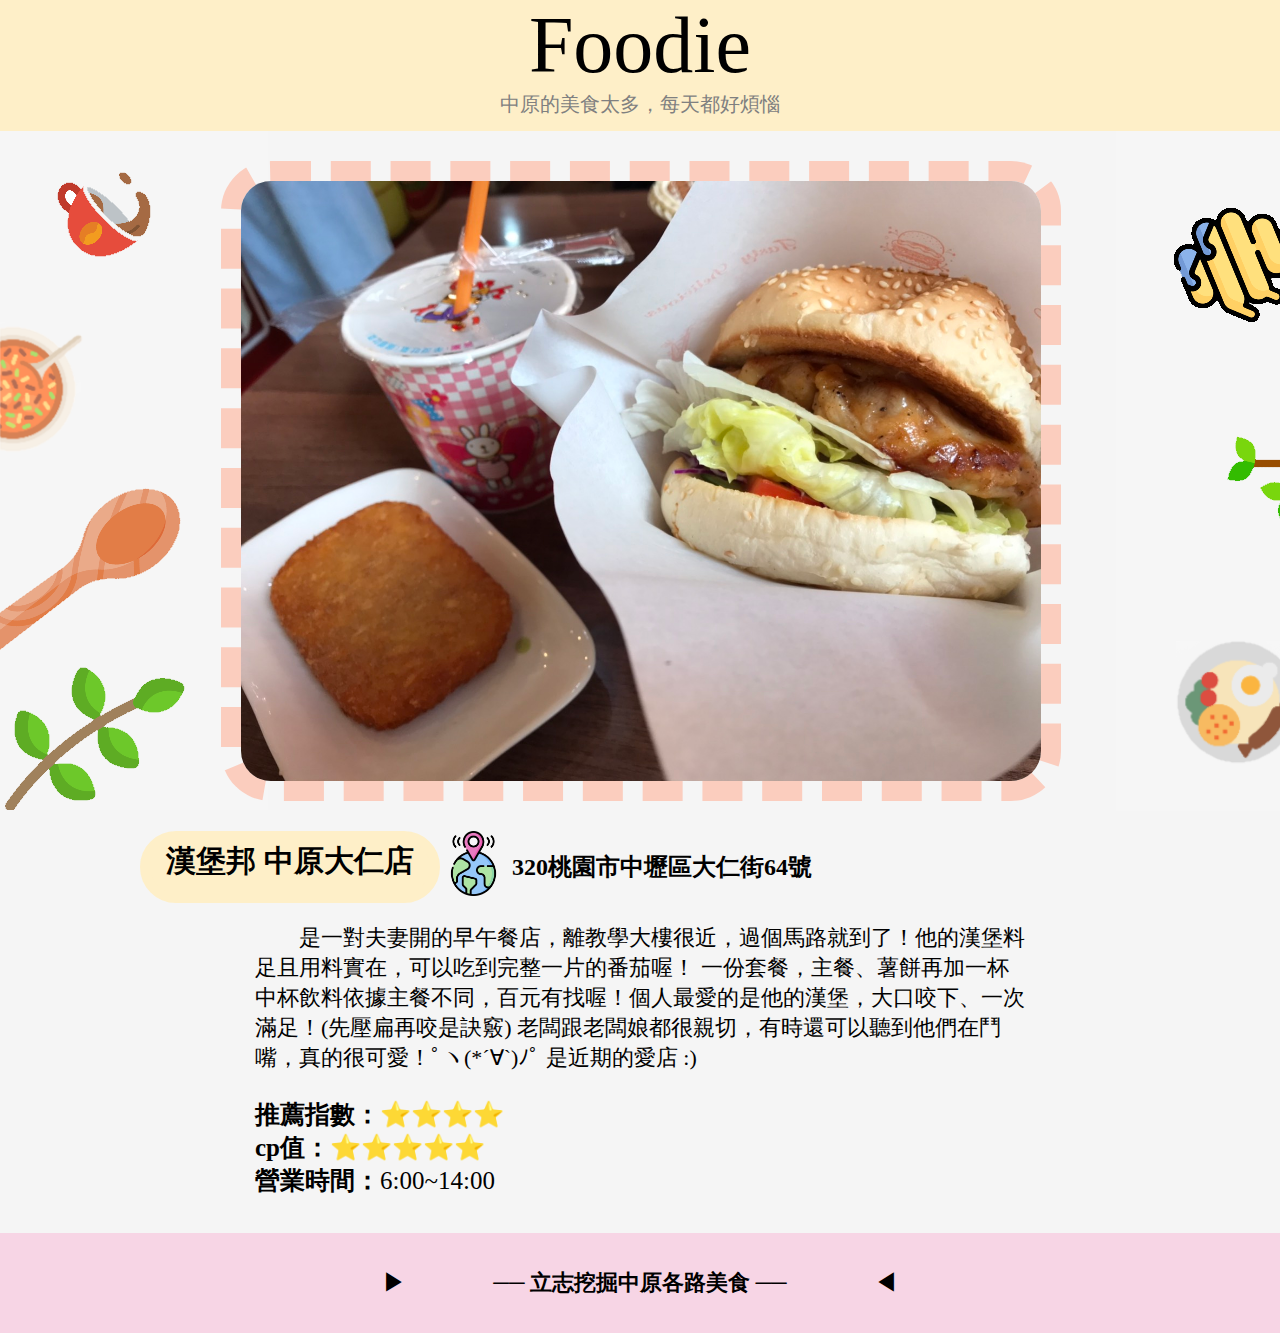
<file: 10844129/photo_1.html>
<!DOCTYPE html>
<html lang="en">
<head>
    <meta charset="UTF-8">
    <meta name="viewport" content="width=device-width, initial-scale=1.0">
    <title>漢堡邦早午餐</title>
</head>
<style>@import url(homework2.css);</style>
<body>
    <div class="top_of_title">
        <p style="margin-top: 0%;text-align: center;font-size: 80px;font-family:fantasy;"><a href="../10844129/index.html" style="text-decoration: none;color: black;">Foodie</a> </p>
        <p style="text-align: center;font-size: 20px;color: gray;padding-bottom: 1%;">中原的美食太多，每天都好煩惱</p>
    </div>

    <div class="photo_back">
        <img src="../10844129/images/back_1.png" style="background-position: left ; width: auto;height: auto;">
        <img src="../10844129/images/photo_01.jpg" class="ph1">
        <img src="../10844129/images/back_2.png" style="background-position: right ;width: auto;height: auto; ">
    </div>
    
    <div class="container2">
        <div class="grid-box">
        <p class="txt">漢堡邦 中原大仁店</p>
        <img src="../10844129/images/gps.png" class="gps">
        <h2>320桃園市中壢區大仁街64號</h2>
        </div>
    </div>
    <div class="container3">
        <p style="font-size: 22px;padding-top: 20px;">
          &emsp;&emsp;是一對夫妻開的早午餐店，離教學大樓很近，過個馬路就到了！他的漢堡料足且用料實在，可以吃到完整一片的番茄喔！  
          一份套餐，主餐、薯餅再加一杯中杯飲料依據主餐不同，百元有找喔！個人最愛的是他的漢堡，大口咬下、一次滿足！(先壓扁再咬是訣竅)
          老闆跟老闆娘都很親切，有時還可以聽到他們在鬥嘴，真的很可愛！ﾟヽ(*´∀`)ﾉﾟ
          是近期的愛店 :)
      </p>
    </div>
    <div class="container3">
        <p style="font-size: 25px;padding-top: 25px;">
            <b>推薦指數：</b>⭐⭐⭐⭐</br>
            <b>cp值：</b>⭐⭐⭐⭐⭐</br>
            <b>營業時間：</b>6:00~14:00</br> 
        </p>
    </div>
</br></br>
<footer>
   <p style="font-weight: bolder;font-size: 22px;">
        ▶&emsp;&emsp;&emsp;&emsp;──  立志挖掘中原各路美食  ──&emsp;&emsp;&emsp;&emsp;◀
   </p>
</footer>
</body>
</html>
</file>
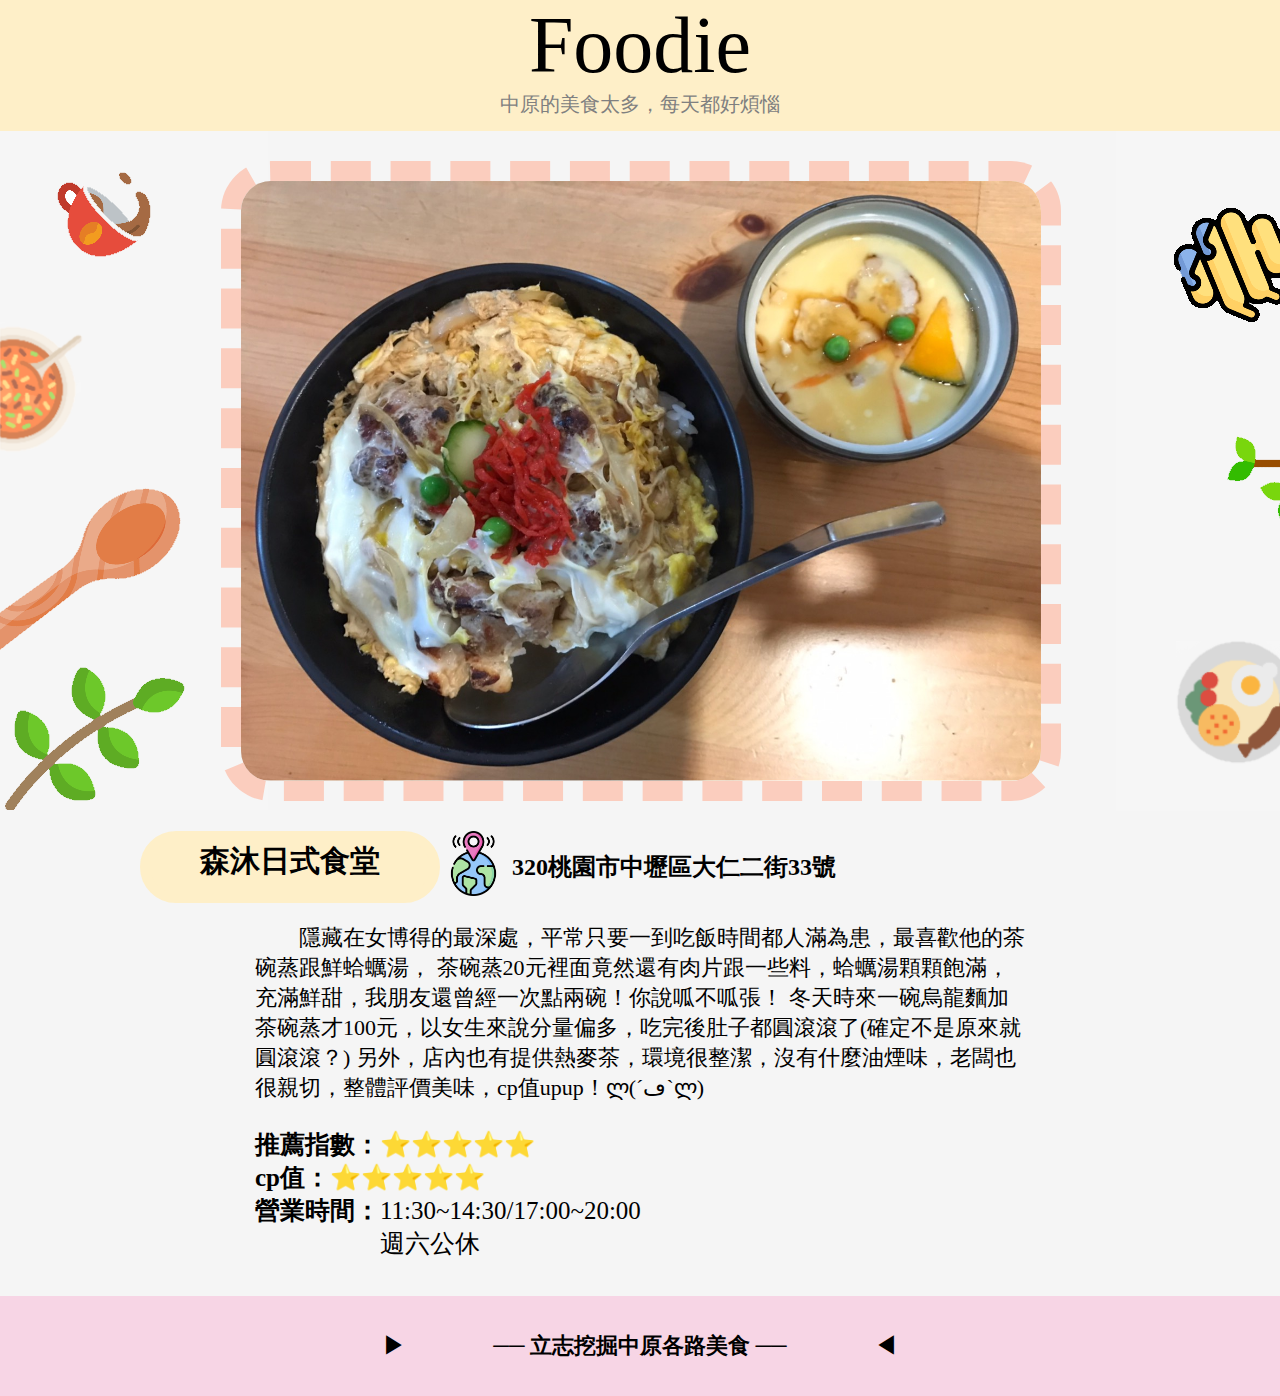
<file: 10844129/photo_2.html>
<!DOCTYPE html>
<html lang="en">
<head>
    <meta charset="UTF-8">
    <meta name="viewport" content="width=device-width, initial-scale=1.0">
    <title>森沐日式食堂</title>
</head>
<style>@import url(homework2.css);</style>
<body>
    <div class="top_of_title">
        <p style="margin-top: 0%;text-align: center;font-size: 80px;font-family:fantasy;"><a href="../10844129/index.html" style="text-decoration: none;color: black;">Foodie</a> </p>
        <p style="text-align: center;font-size: 20px;color: gray;padding-bottom: 1%;">中原的美食太多，每天都好煩惱</p>
    </div>
    <div class="photo_back">
        <img src="../10844129/images/back_1.png" style="background-position: left ; width: auto;height: auto;">
        <img src="../10844129/images/photo_02.jpg" class="ph1">
        <img src="../10844129/images/back_2.png" style="background-position: right ;width: auto;height: auto; ">
    </div>
    
    <div class="container2">
        <div class="grid-box">
        <p class="txt">森沐日式食堂</p>
        <img src="../10844129/images/gps.png" class="gps">
        <h2>320桃園市中壢區大仁二街33號</h2>
        </div>
    </div>
    <div class="container3">
        <p style="font-size: 22px;padding-top: 20px;">
          &emsp;&emsp;隱藏在女博得的最深處，平常只要一到吃飯時間都人滿為患，最喜歡他的茶碗蒸跟鮮蛤蠣湯，
          茶碗蒸20元裡面竟然還有肉片跟一些料，蛤蠣湯顆顆飽滿，充滿鮮甜，我朋友還曾經一次點兩碗！你說呱不呱張！
          冬天時來一碗烏龍麵加茶碗蒸才100元，以女生來說分量偏多，吃完後肚子都圓滾滾了(確定不是原來就圓滾滾？)
          另外，店內也有提供熱麥茶，環境很整潔，沒有什麼油煙味，老闆也很親切，整體評價美味，cp值upup！ლ(´ڡ`ლ)
      </p>
    </div>
    <div class="container3">
        <p style="font-size: 25px;padding-top: 25px;">
            <b>推薦指數：</b>⭐⭐⭐⭐⭐</br>
            <b>cp值：</b>⭐⭐⭐⭐⭐</br>
            <b>營業時間：</b>11:30~14:30/17:00~20:00</br>
            &emsp;&emsp;&emsp;&emsp;&emsp;週六公休   
        </p>
    </div>
</br></br>
<footer>
   <p style="font-weight: bolder;font-size: 22px;">
        ▶&emsp;&emsp;&emsp;&emsp;──  立志挖掘中原各路美食  ──&emsp;&emsp;&emsp;&emsp;◀
   </p>
</footer>
</body>
</html>
</file>
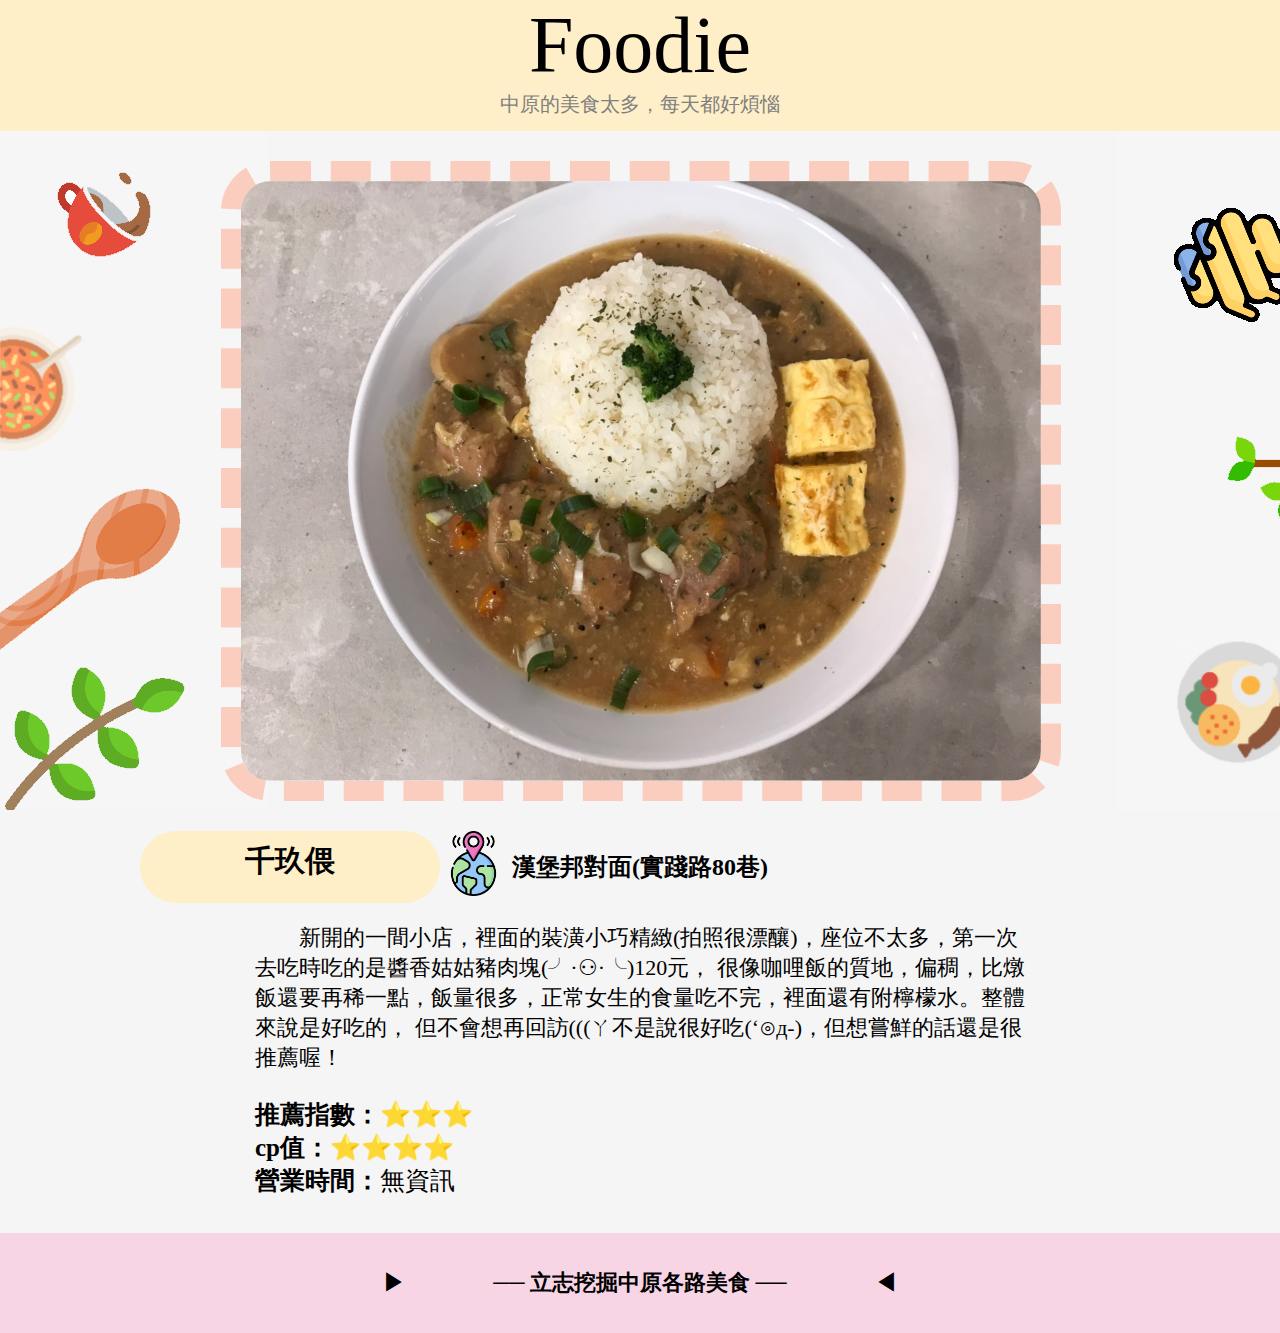
<file: 10844129/photo_3.html>
<!DOCTYPE html>
<html lang="en">
<head>
    <meta charset="UTF-8">
    <meta name="viewport" content="width=device-width, initial-scale=1.0">
    <title>千玖偎</title>
</head>
<style>@import url(homework2.css);</style>
<body>
    <div class="top_of_title">
        <p style="margin-top: 0%;text-align: center;font-size: 80px;font-family:fantasy;"><a href="../10844129/index.html" style="text-decoration: none;color: black;">Foodie</a> </p>
        <p style="text-align: center;font-size: 20px;color: gray;padding-bottom: 1%;">中原的美食太多，每天都好煩惱</p>
    </div>
    <div class="photo_back">
        <img src="../10844129/images/back_1.png" style="background-position: left ; width: auto;height: auto;">
        <img src="../10844129/images/photo_03.jpg" class="ph1">
        <img src="../10844129/images/back_2.png" style="background-position: right ;width: auto;height: auto; ">
    </div>

    <div class="container2">
        <div class="grid-box">
        <p class="txt">千玖偎</p>
        <img src="../10844129/images/gps.png" class="gps">
        <h2>漢堡邦對面(實踐路80巷)</h2>
        </div>
    </div>
    <div class="container3">
        <p style="font-size: 22px;padding-top: 20px;">
          &emsp;&emsp;新開的一間小店，裡面的裝潢小巧精緻(拍照很漂釀)，座位不太多，第一次去吃時吃的是醬香姑姑豬肉塊(╯·⚇·╰)120元，
          很像咖哩飯的質地，偏稠，比燉飯還要再稀一點，飯量很多，正常女生的食量吃不完，裡面還有附檸檬水。整體來說是好吃的，
          但不會想再回訪(((ㄚ不是說很好吃(‘⊙д-)，但想嘗鮮的話還是很推薦喔！
      </p>
    </div>
    <div class="container3">
        <p style="font-size: 25px;padding-top: 25px;">
            <b>推薦指數：</b>⭐⭐⭐</br>
            <b>cp值：</b>⭐⭐⭐⭐</br>
            <b>營業時間：</b>無資訊</br>
        </p>
    </div>
</br></br>
    <footer>
       <p style="font-weight: bolder;font-size: 22px;">
            ▶&emsp;&emsp;&emsp;&emsp;──  立志挖掘中原各路美食  ──&emsp;&emsp;&emsp;&emsp;◀
       </p>
    </footer>
</body>
</html>
</file>
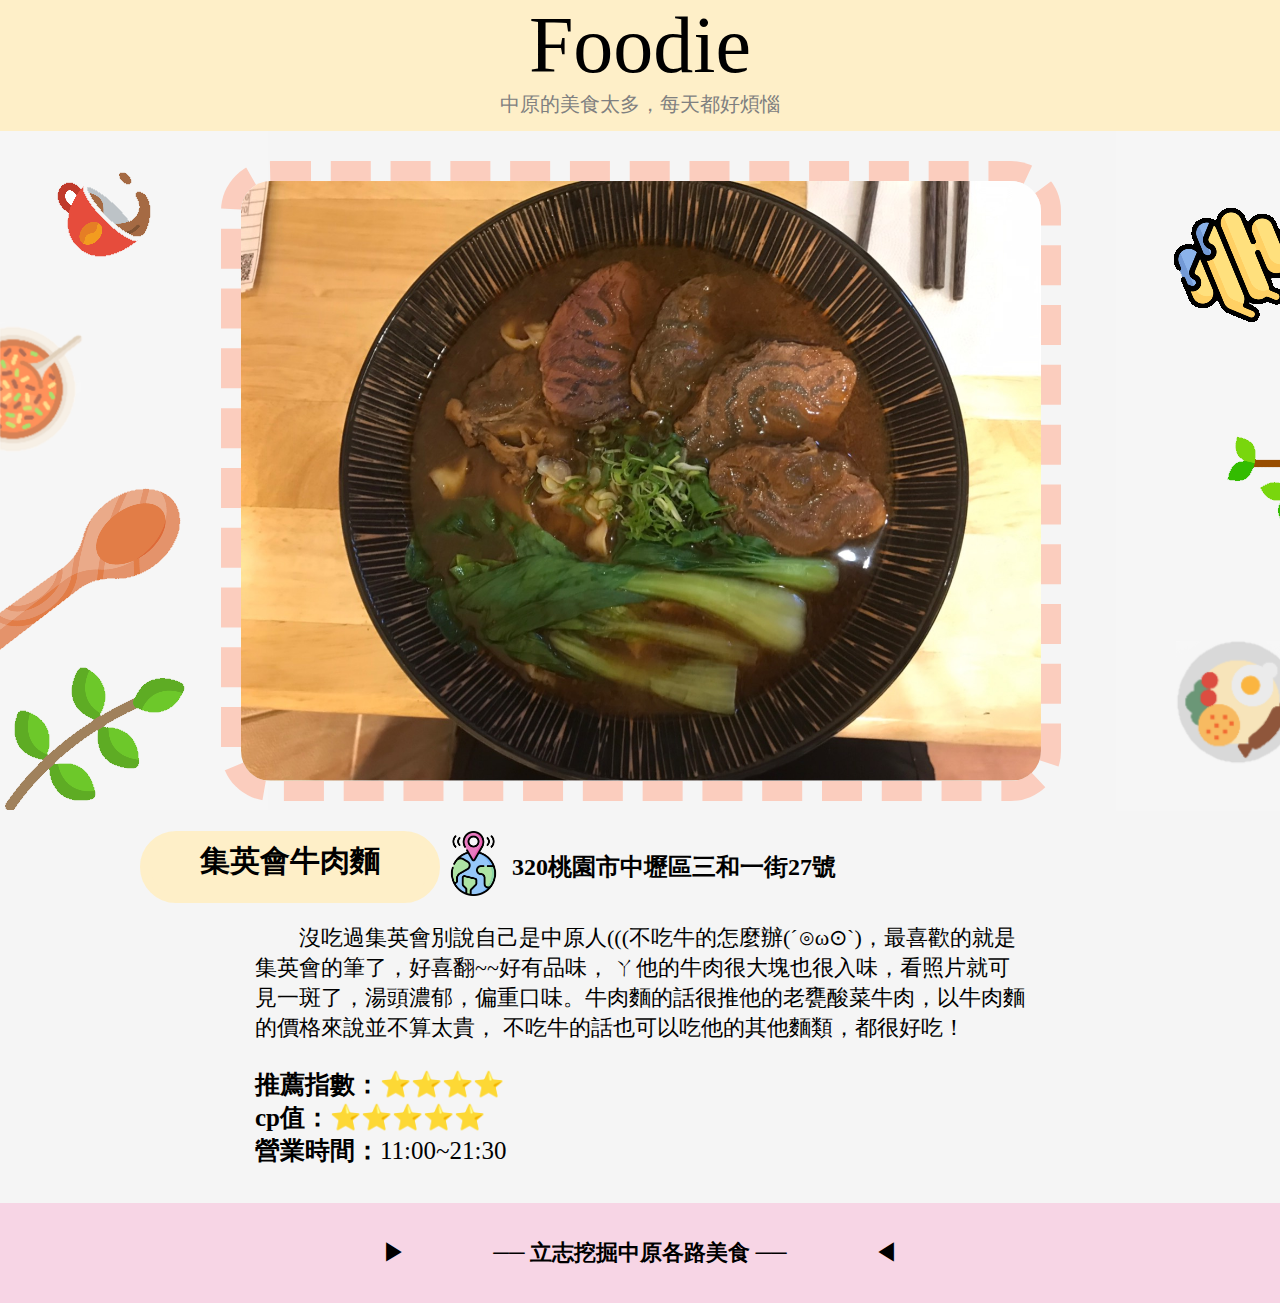
<file: 10844129/photo_4.html>
<!DOCTYPE html>
<html lang="en">
<head>
    <meta charset="UTF-8">
    <meta name="viewport" content="width=device-width, initial-scale=1.0">
    <title>集英會牛肉麵</title>
</head>
<style>@import url(homework2.css);</style>
<body>
    <div class="top_of_title">
        <p style="margin-top: 0%;text-align: center;font-size: 80px;font-family:fantasy;"><a href="../10844129/index.html" style="text-decoration: none;color: black;">Foodie</a> </p>
        <p style="text-align: center;font-size: 20px;color: gray;padding-bottom: 1%;">中原的美食太多，每天都好煩惱</p>
    </div>
    <div class="photo_back">
        <img src="../10844129/images/back_1.png" style="background-position: left ; width: auto;height: auto;">
        <img src="../10844129/images/photo_04.jpg" class="ph1">
        <img src="../10844129/images/back_2.png" style="background-position: right ;width: auto;height: auto; ">
    </div>

    <div class="container2">
        <div class="grid-box">
        <p class="txt">集英會牛肉麵</p>
        <img src="../10844129/images/gps.png" class="gps">
        <h2>320桃園市中壢區三和一街27號</h2>
        </div>
    </div>
    <div class="container3">
        <p style="font-size: 22px;padding-top: 20px;">
          &emsp;&emsp;沒吃過集英會別說自己是中原人(((不吃牛的怎麼辦(´⊙ω⊙`)，最喜歡的就是集英會的筆了，好喜翻~~好有品味，
          ㄚ他的牛肉很大塊也很入味，看照片就可見一斑了，湯頭濃郁，偏重口味。牛肉麵的話很推他的老甕酸菜牛肉，以牛肉麵的價格來說並不算太貴，
          不吃牛的話也可以吃他的其他麵類，都很好吃！
      </p>
    </div>
    <div class="container3">
        <p style="font-size: 25px;padding-top: 25px;">
            <b>推薦指數：</b>⭐⭐⭐⭐</br>
            <b>cp值：</b>⭐⭐⭐⭐⭐</br>
            <b>營業時間：</b>11:00~21:30</br>
        </p>
    </div>
</br></br>
    <footer>
       <p style="font-weight: bolder;font-size: 22px;">
            ▶&emsp;&emsp;&emsp;&emsp;──  立志挖掘中原各路美食  ──&emsp;&emsp;&emsp;&emsp;◀
       </p>
    </footer>
</body>
</html>
</file>
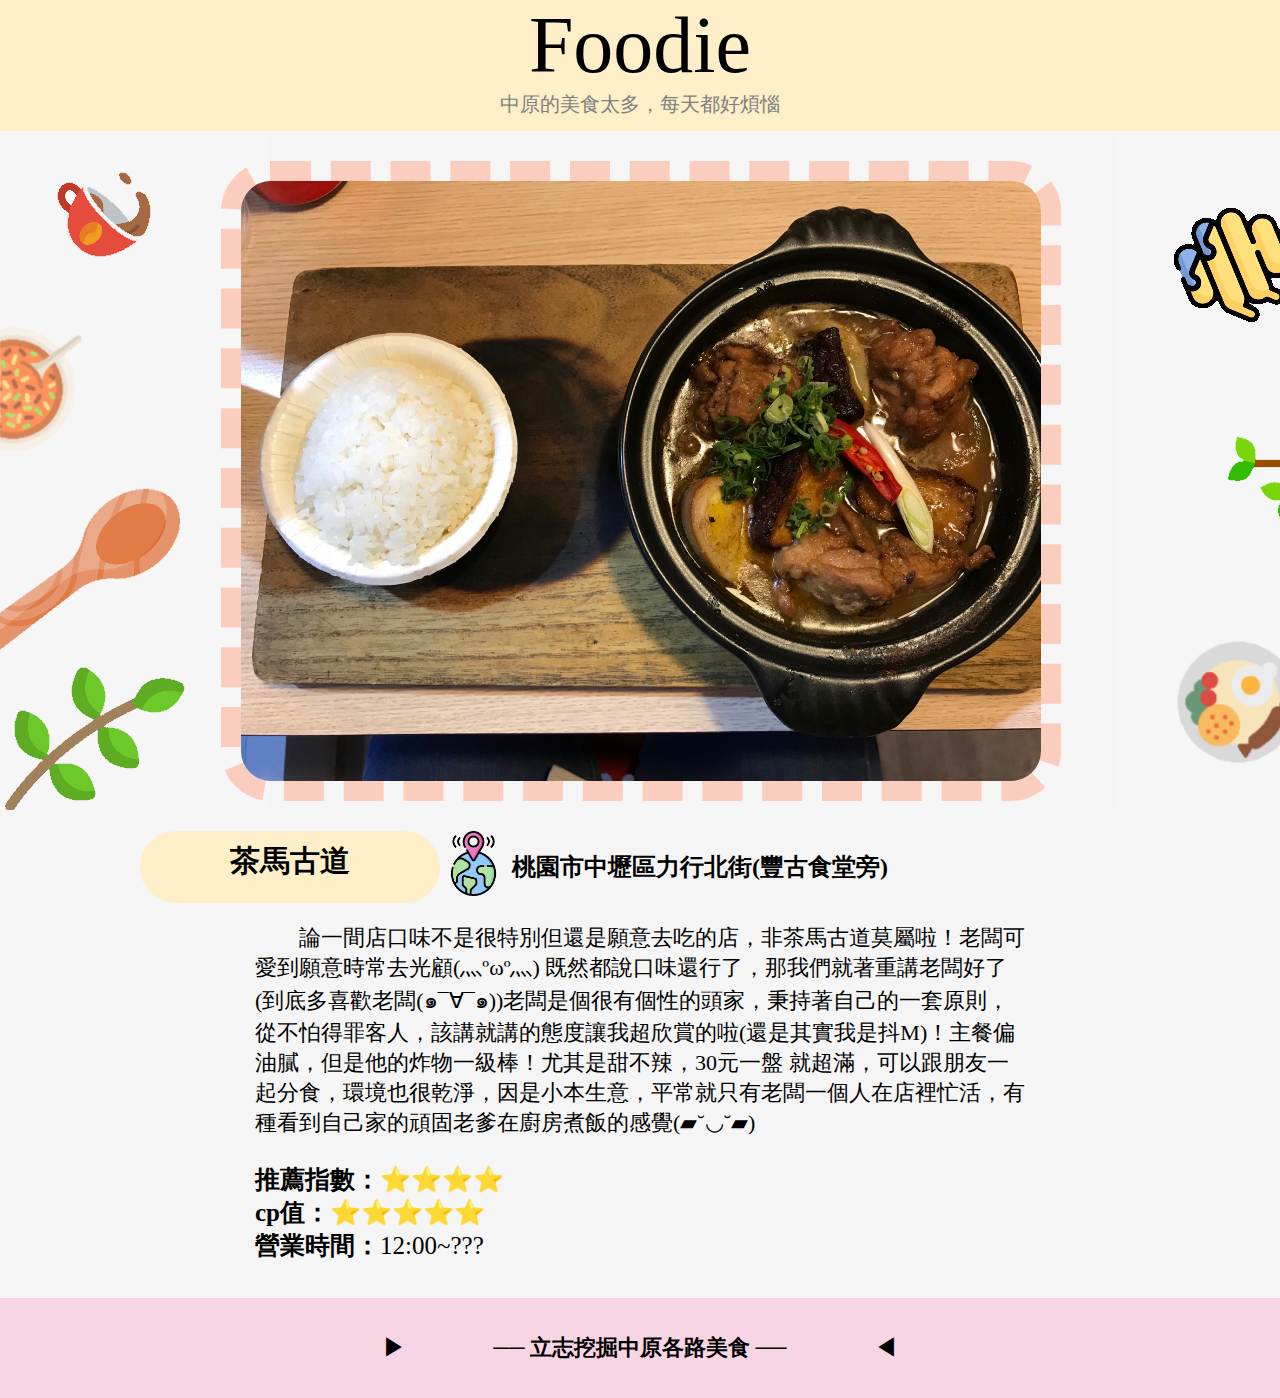
<file: 10844129/photo_5.html>
<!DOCTYPE html>
<html lang="en">
<head>
    <meta charset="UTF-8">
    <meta name="viewport" content="width=device-width, initial-scale=1.0">
    <title>茶馬古道</title>
</head>
<style>@import url(homework2.css);</style>
<body>
    <div class="top_of_title">
        <p style="margin-top: 0%;text-align: center;font-size: 80px;font-family:fantasy;"><a href="../10844129/index.html" style="text-decoration: none;color: black;">Foodie</a> </p>
        <p style="text-align: center;font-size: 20px;color: gray;padding-bottom: 1%;">中原的美食太多，每天都好煩惱</p>
    </div>
    <div class="photo_back">
        <img src="../10844129/images/back_1.png" style="background-position: left ; width: auto;height: auto;">
        <img src="../10844129/images/photo_05.jpg" class="ph1">
        <img src="../10844129/images/back_2.png" style="background-position: right ;width: auto;height: auto; ">
    </div>

    <div class="container2">
        <div class="grid-box">
        <p class="txt">茶馬古道</p>
        <img src="../10844129/images/gps.png" class="gps">
        <h2>桃園市中壢區力行北街(豐古食堂旁)</h2>
        </div>
    </div>
    <div class="container3">
        <p style="font-size: 22px;padding-top: 20px;">
          &emsp;&emsp;論一間店口味不是很特別但還是願意去吃的店，非茶馬古道莫屬啦！老闆可愛到願意時常去光顧(灬ºωº灬)
          既然都說口味還行了，那我們就著重講老闆好了(到底多喜歡老闆(๑¯∀¯๑))老闆是個很有個性的頭家，秉持著自己的一套原則，
          從不怕得罪客人，該講就講的態度讓我超欣賞的啦(還是其實我是抖M)！主餐偏油膩，但是他的炸物一級棒！尤其是甜不辣，30元一盤
          就超滿，可以跟朋友一起分食，環境也很乾淨，因是小本生意，平常就只有老闆一個人在店裡忙活，有種看到自己家的頑固老爹在廚房煮飯的感覺(▰˘◡˘▰)
      </p>
    </div>
    <div class="container3">
        <p style="font-size: 25px;padding-top: 25px;">
            <b>推薦指數：</b>⭐⭐⭐⭐</br>
            <b>cp值：</b>⭐⭐⭐⭐⭐</br>
            <b>營業時間：</b>12:00~???</br>
        </p>
    </div>
</br></br>
    <footer>
       <p style="font-weight: bolder;font-size: 22px;">
            ▶&emsp;&emsp;&emsp;&emsp;──  立志挖掘中原各路美食  ──&emsp;&emsp;&emsp;&emsp;◀
       </p>
    </footer>
</body>
</html>
</file>
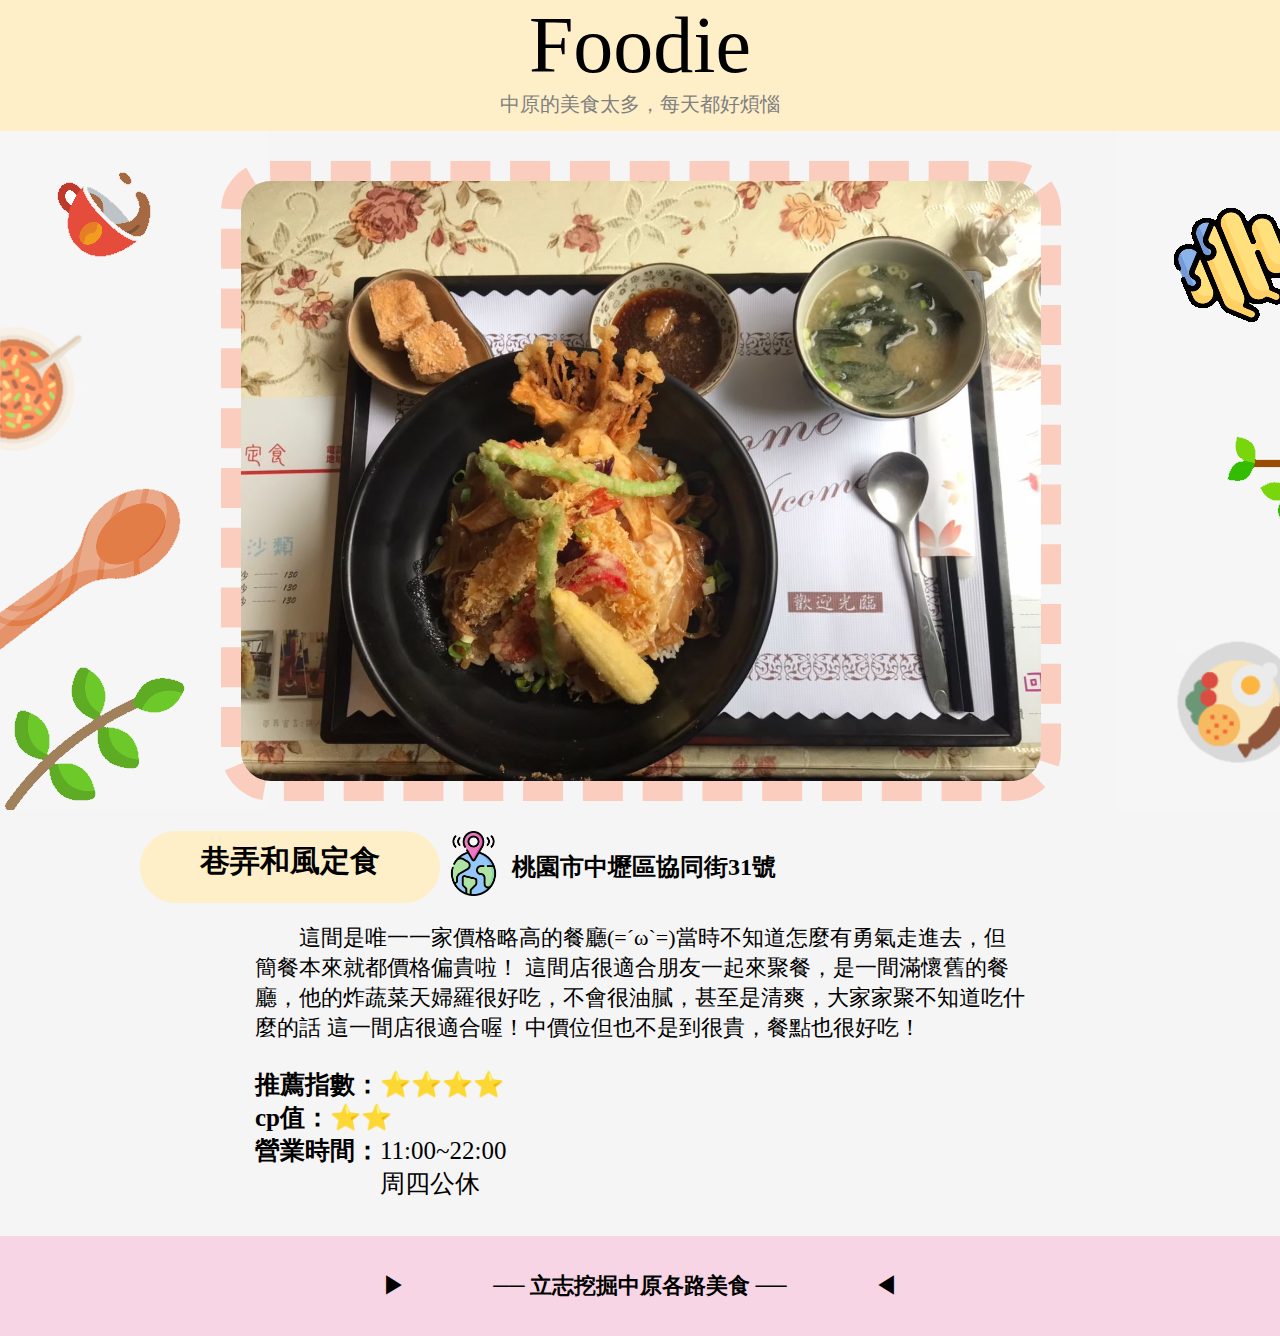
<file: 10844129/photo_6.html>
<!DOCTYPE html>
<html lang="en">
<head>
    <meta charset="UTF-8">
    <meta name="viewport" content="width=device-width, initial-scale=1.0">
    <title>巷弄和風定食</title>
</head>
<style>@import url(homework2.css);</style>
<body>
    <div class="top_of_title">
        <p style="margin-top: 0%;text-align: center;font-size: 80px;font-family:fantasy;"><a href="../10844129/index.html" style="text-decoration: none;color: black;">Foodie</a> </p>
        <p style="text-align: center;font-size: 20px;color: gray;padding-bottom: 1%;">中原的美食太多，每天都好煩惱</p>
    </div>
    <div class="photo_back">
        <img src="../10844129/images/back_1.png" style="background-position: left ; width: auto;height: auto;">
        <img src="../10844129/images/photo_06.jpg" class="ph1">
        <img src="../10844129/images/back_2.png" style="background-position: right ;width: auto;height: auto; ">
    </div>

    <div class="container2">
        <div class="grid-box">
        <p class="txt">巷弄和風定食</p>
        <img src="../10844129/images/gps.png" class="gps">
        <h2>桃園市中壢區協同街31號</h2>
        </div>
    </div>
    <div class="container3">
        <p style="font-size: 22px;padding-top: 20px;">
          &emsp;&emsp;這間是唯一一家價格略高的餐廳(=´ω`=)當時不知道怎麼有勇氣走進去，但簡餐本來就都價格偏貴啦！
          這間店很適合朋友一起來聚餐，是一間滿懷舊的餐廳，他的炸蔬菜天婦羅很好吃，不會很油膩，甚至是清爽，大家家聚不知道吃什麼的話
          這一間店很適合喔！中價位但也不是到很貴，餐點也很好吃！
      </p>
    </div>
    <div class="container3">
        <p style="font-size: 25px;padding-top: 25px;">
            <b>推薦指數：</b>⭐⭐⭐⭐</br>
            <b>cp值：</b>⭐⭐</br>
            <b>營業時間：</b>11:00~22:00</br>
            &emsp;&emsp;&emsp;&emsp;&emsp;周四公休
        </p>
    </div>
</br></br>
    <footer>
       <p style="font-weight: bolder;font-size: 22px;">
            ▶&emsp;&emsp;&emsp;&emsp;──  立志挖掘中原各路美食  ──&emsp;&emsp;&emsp;&emsp;◀
       </p>
    </footer>
</body>
</html>
</file>
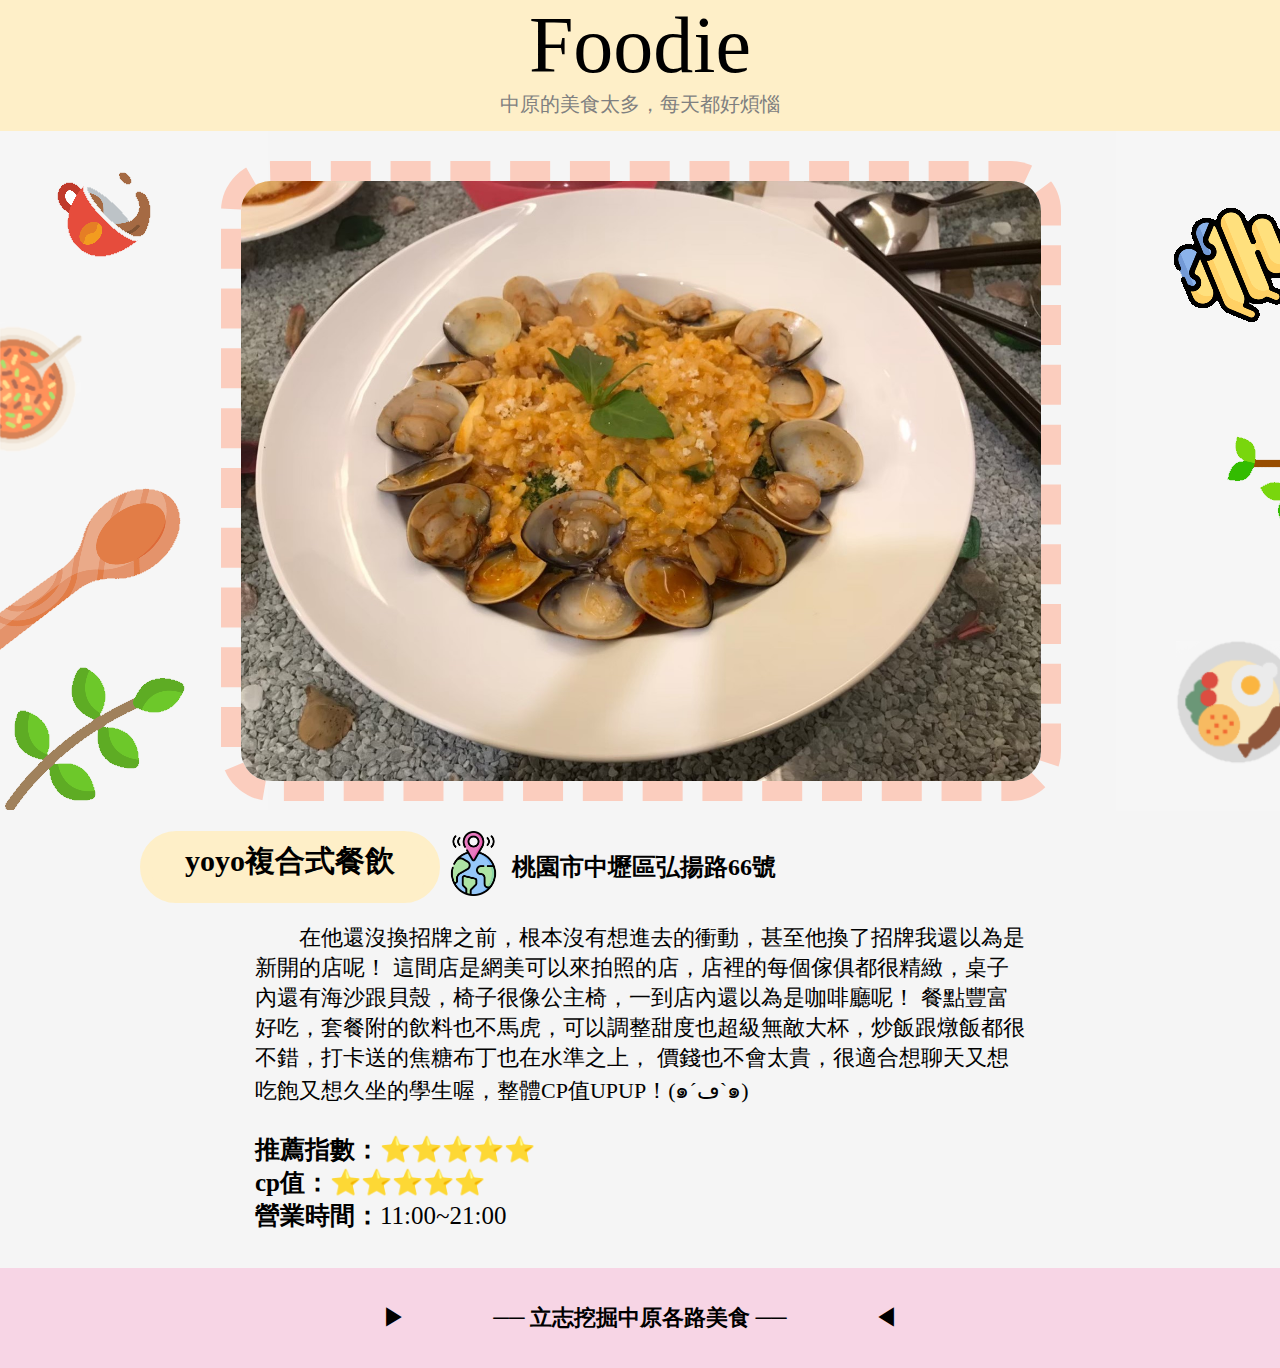
<file: 10844129/photo_7.html>
<!DOCTYPE html>
<html lang="en">
<head>
    <meta charset="UTF-8">
    <meta name="viewport" content="width=device-width, initial-scale=1.0">
    <title>yoyo複合式餐飲</title>
</head>
<style>@import url(homework2.css);</style>
<body>
    <div class="top_of_title">
        <p style="margin-top: 0%;text-align: center;font-size: 80px;font-family:fantasy;"><a href="../10844129/index.html" style="text-decoration: none;color: black;">Foodie</a> </p>
        <p style="text-align: center;font-size: 20px;color: gray;padding-bottom: 1%;">中原的美食太多，每天都好煩惱</p>
    </div>
    <div class="photo_back">
        <img src="../10844129/images/back_1.png" style="background-position: left ; width: auto;height: auto;">
        <img src="../10844129/images/photo_07.jpg" class="ph1">
        <img src="../10844129/images/back_2.png" style="background-position: right ;width: auto;height: auto; ">
    </div>

    <div class="container2">
        <div class="grid-box">
        <p class="txt">yoyo複合式餐飲</p>
        <img src="../10844129/images/gps.png" class="gps">
        <h2>桃園市中壢區弘揚路66號</h2>
        </div>
    </div>
    <div class="container3">
        <p style="font-size: 22px;padding-top: 20px;">
          &emsp;&emsp;在他還沒換招牌之前，根本沒有想進去的衝動，甚至他換了招牌我還以為是新開的店呢！
          這間店是網美可以來拍照的店，店裡的每個傢俱都很精緻，桌子內還有海沙跟貝殼，椅子很像公主椅，一到店內還以為是咖啡廳呢！
          餐點豐富好吃，套餐附的飲料也不馬虎，可以調整甜度也超級無敵大杯，炒飯跟燉飯都很不錯，打卡送的焦糖布丁也在水準之上，
          價錢也不會太貴，很適合想聊天又想吃飽又想久坐的學生喔，整體CP值UPUP！(๑´ڡ`๑)
      </p>
    </div>
    <div class="container3">
        <p style="font-size: 25px;padding-top: 25px;">
            <b>推薦指數：</b>⭐⭐⭐⭐⭐</br>
            <b>cp值：</b>⭐⭐⭐⭐⭐</br>
            <b>營業時間：</b>11:00~21:00</br>
           
        </p>
    </div>
</br></br>
    <footer>
       <p style="font-weight: bolder;font-size: 22px;">
            ▶&emsp;&emsp;&emsp;&emsp;──  立志挖掘中原各路美食  ──&emsp;&emsp;&emsp;&emsp;◀
       </p>
    </footer>
</body>
</html>
</file>
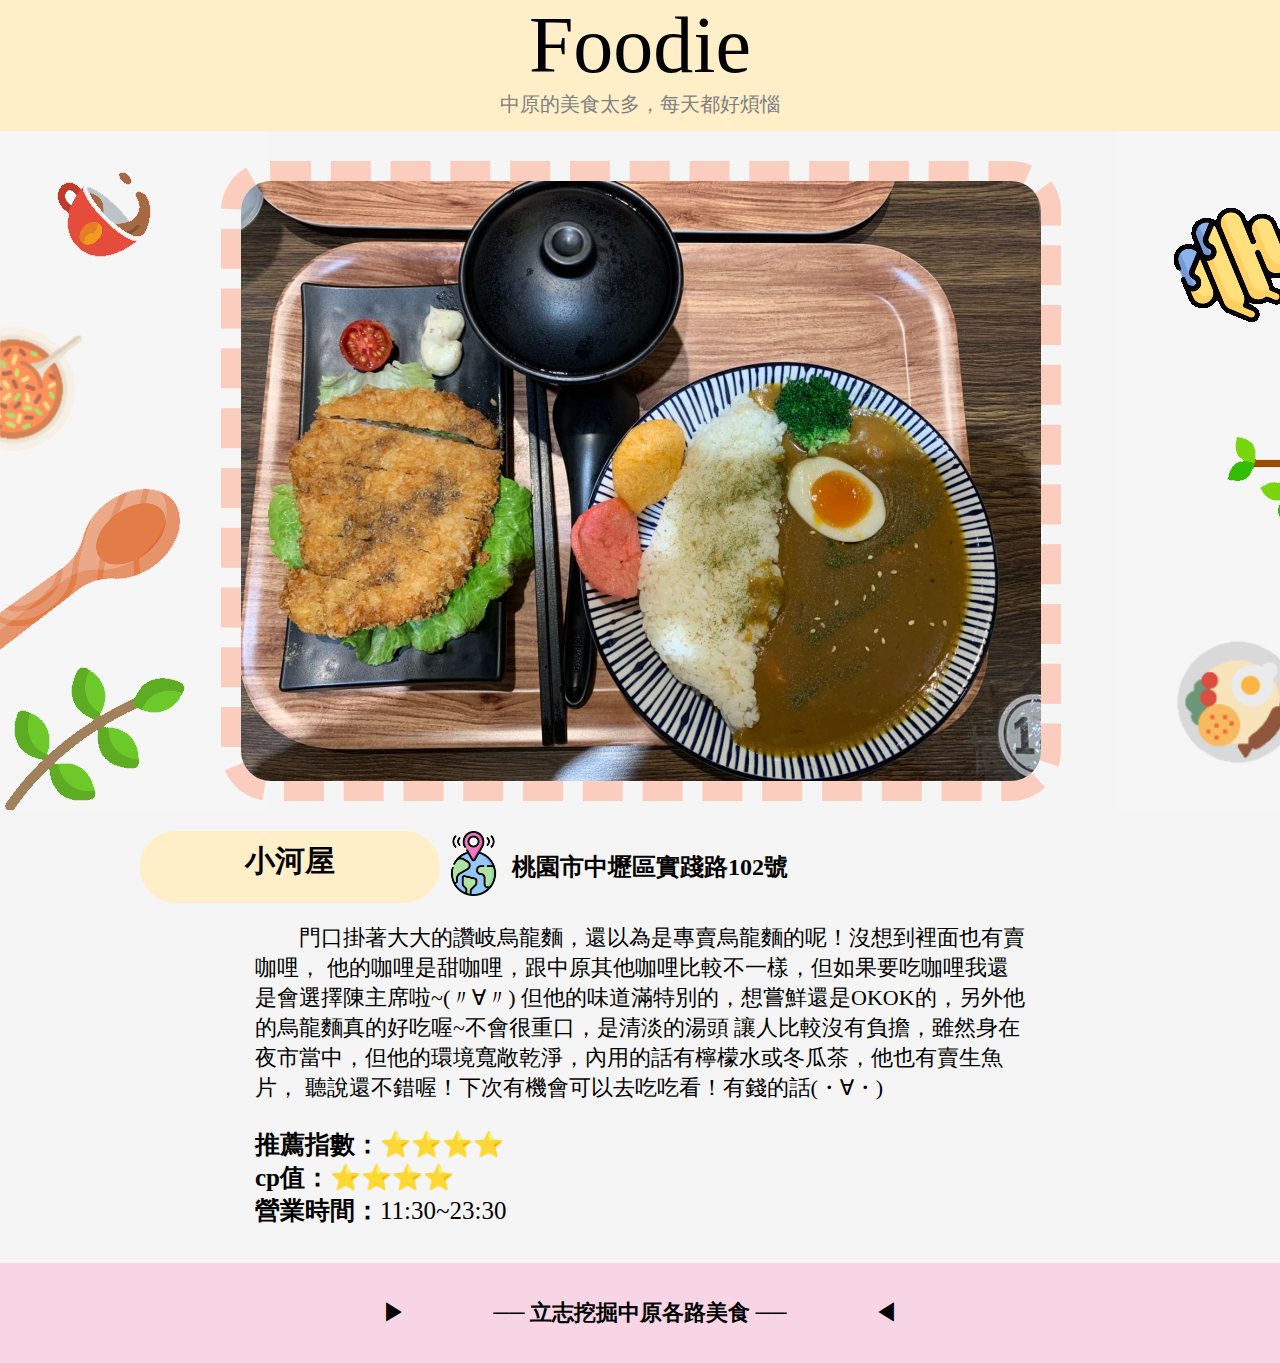
<file: 10844129/photo_8.html>
<!DOCTYPE html>
<html lang="en">
<head>
    <meta charset="UTF-8">
    <meta name="viewport" content="width=device-width, initial-scale=1.0">
    <title>小河屋</title>
</head>
<style>@import url(homework2.css);</style>
<body>
    <div class="top_of_title">
        <p style="margin-top: 0%;text-align: center;font-size: 80px;font-family:fantasy;"><a href="../10844129/index.html" style="text-decoration: none;color: black;">Foodie</a> </p>
        <p style="text-align: center;font-size: 20px;color: gray;padding-bottom: 1%;">中原的美食太多，每天都好煩惱</p>
    </div>
    <div class="photo_back">
        <img src="../10844129/images/back_1.png" style="background-position: left ; width: auto;height: auto;">
        <img src="../10844129/images/photo_08.jpg" class="ph1">
        <img src="../10844129/images/back_2.png" style="background-position: right ;width: auto;height: auto; ">
    </div>

    <div class="container2">
        <div class="grid-box">
        <p class="txt">小河屋</p>
        <img src="../10844129/images/gps.png" class="gps">
        <h2>桃園市中壢區實踐路102號</h2>
        </div>
    </div>
    <div class="container3">
        <p style="font-size: 22px;padding-top: 20px;">
          &emsp;&emsp;門口掛著大大的讚岐烏龍麵，還以為是專賣烏龍麵的呢！沒想到裡面也有賣咖哩，
          他的咖哩是甜咖哩，跟中原其他咖哩比較不一樣，但如果要吃咖哩我還是會選擇陳主席啦~(〃∀〃)
          但他的味道滿特別的，想嘗鮮還是OKOK的，另外他的烏龍麵真的好吃喔~不會很重口，是清淡的湯頭
          讓人比較沒有負擔，雖然身在夜市當中，但他的環境寬敞乾淨，內用的話有檸檬水或冬瓜茶，他也有賣生魚片，
          聽說還不錯喔！下次有機會可以去吃吃看！有錢的話(・∀・)
      </p>
    </div>
    <div class="container3">
        <p style="font-size: 25px;padding-top: 25px;">
            <b>推薦指數：</b>⭐⭐⭐⭐</br>
            <b>cp值：</b>⭐⭐⭐⭐</br>
            <b>營業時間：</b>11:30~23:30</br>
           
        </p>
    </div>
</br></br>
    <footer>
       <p style="font-weight: bolder;font-size: 22px;">
            ▶&emsp;&emsp;&emsp;&emsp;──  立志挖掘中原各路美食  ──&emsp;&emsp;&emsp;&emsp;◀
       </p>
    </footer>
</body>
</html>
</file>
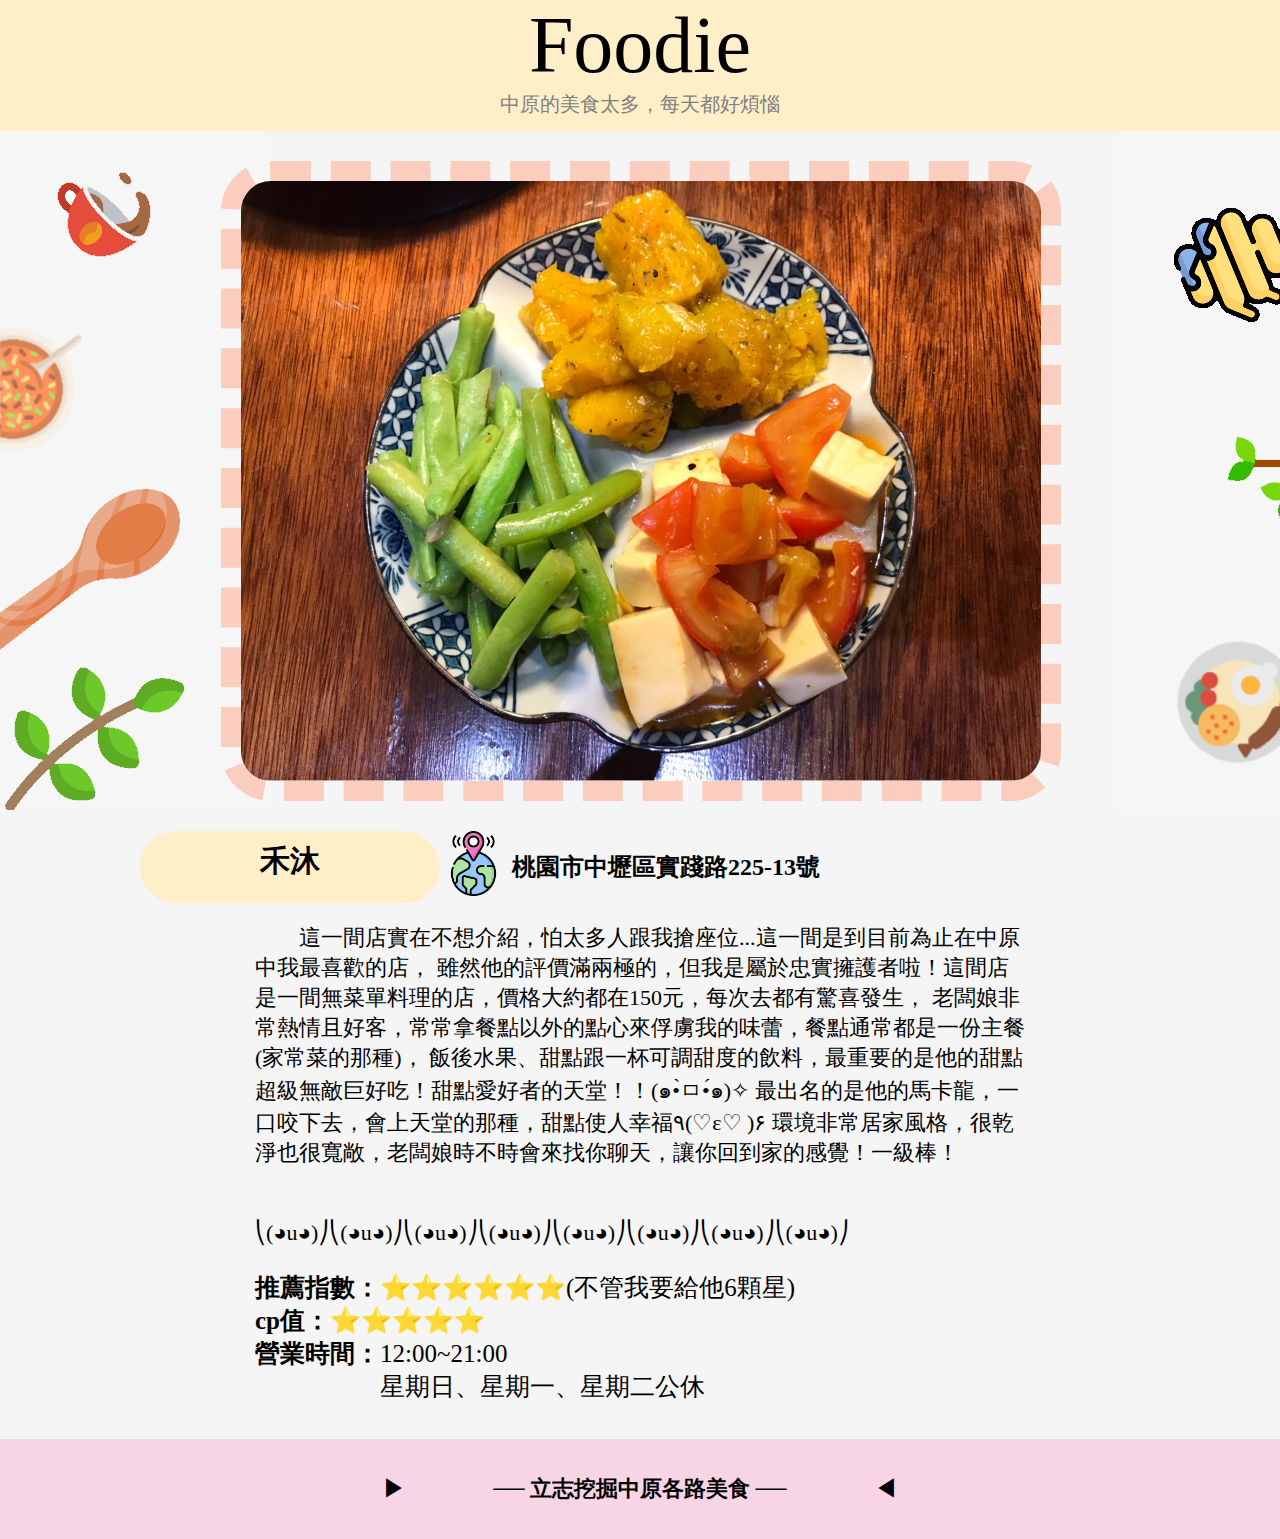
<file: 10844129/photo_9.html>
<!DOCTYPE html>
<html lang="en">
<head>
    <meta charset="UTF-8">
    <meta name="viewport" content="width=device-width, initial-scale=1.0">
    <title>禾沐</title>
</head>
<style>@import url(homework2.css);</style>
<body>
    <div class="top_of_title">
        <p style="margin-top: 0%;text-align: center;font-size: 80px;font-family:fantasy;"><a href="../10844129/index.html" style="text-decoration: none;color: black;">Foodie</a> </p>
        <p style="text-align: center;font-size: 20px;color: gray;padding-bottom: 1%;">中原的美食太多，每天都好煩惱</p>
    </div>
    <div class="photo_back">
        <img src="../10844129/images/back_1.png" style="background-position: left ; width: auto;height: auto;">
        <img src="../10844129/images/photo_09.jpg" class="ph1">
        <img src="../10844129/images/back_2.png" style="background-position: right ;width: auto;height: auto; ">
    </div>

    <div class="container2">
        <div class="grid-box">
        <p class="txt">禾沐</p>
        <img src="../10844129/images/gps.png" class="gps">
        <h2>桃園市中壢區實踐路225-13號</h2>
        </div>
    </div>
    <div class="container3">
        <p style="font-size: 22px;padding-top: 20px;">
          &emsp;&emsp;這一間店實在不想介紹，怕太多人跟我搶座位...這一間是到目前為止在中原中我最喜歡的店，
          雖然他的評價滿兩極的，但我是屬於忠實擁護者啦！這間店是一間無菜單料理的店，價格大約都在150元，每次去都有驚喜發生，
          老闆娘非常熱情且好客，常常拿餐點以外的點心來俘虜我的味蕾，餐點通常都是一份主餐(家常菜的那種)，
          飯後水果、甜點跟一杯可調甜度的飲料，最重要的是他的甜點超級無敵巨好吃！甜點愛好者的天堂！！(๑•̀ㅁ•́๑)✧
          最出名的是他的馬卡龍，一口咬下去，會上天堂的那種，甜點使人幸福٩(♡ε♡ )۶
          環境非常居家風格，很乾淨也很寬敞，老闆娘時不時會來找你聊天，讓你回到家的感覺！一級棒！
        </br></br></br>

          ⎝(◕u◕)⎠⎝(◕u◕)⎠⎝(◕u◕)⎠⎝(◕u◕)⎠⎝(◕u◕)⎠⎝(◕u◕)⎠⎝(◕u◕)⎠⎝(◕u◕)⎠
      </p>
    </div>
    <div class="container3">
        <p style="font-size: 25px;padding-top: 25px;">
            <b>推薦指數：</b>⭐⭐⭐⭐⭐⭐(不管我要給他6顆星)</br>
            <b>cp值：</b>⭐⭐⭐⭐⭐</br>
            <b>營業時間：</b>12:00~21:00</br>
            &emsp;&emsp;&emsp;&emsp;&emsp;星期日、星期一、星期二公休
           
        </p>
    </div>
</br></br>
    <footer>
       <p style="font-weight: bolder;font-size: 22px;">
            ▶&emsp;&emsp;&emsp;&emsp;──  立志挖掘中原各路美食  ──&emsp;&emsp;&emsp;&emsp;◀
       </p>
    </footer>
</body>
</html>
</file>
